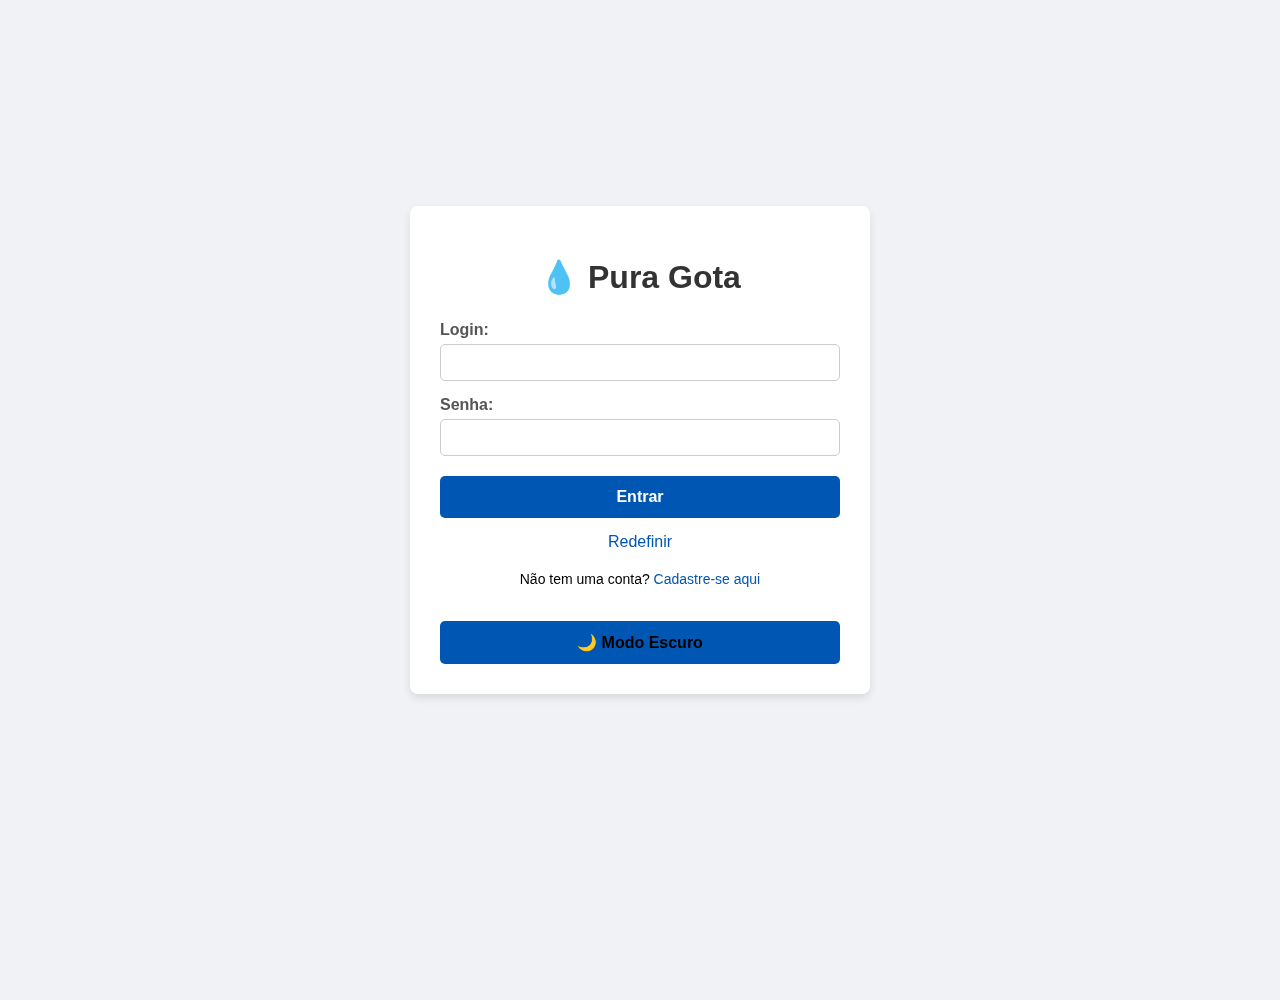
<file: index.html>
<!DOCTYPE html>
<html lang="pt-br">
<head>
    <meta charset="UTF-8">
    <meta name="viewport" content="width=device-width, initial-scale=1.0">
    <title>💧 Pura Gota</title> 
    <link rel="stylesheet" href="styles.css">
    <link rel="icon" href="data:image/svg+xml,<svg xmlns=%22http://www.w3.org/2000/svg%22 viewBox=%220 0 100 100%22><text y=%22.9em%22 font-size=%2290%22>💧</text></svg>">
</head>
<body>
    <main>
        
        <section id="cadastro" class="form-wrapper">
            <div class="form-container">
                <h2>Cadastro de Cliente</h2>
                <form action="#" id="form-cadastro"> 
                    
                    <div class="input-group">
                        <label for="nome">Nome Completo:</label>
                        <input type="text" id="nome" name="nome" placeholder="Digite seu nome completo" required>
                    </div>
                    
                    <div class="input-group">
                        <label for="endereco">Endereço de Entrega:</label>
                        <input type="text" id="endereco" name="endereco" placeholder="Rua, Número, Bairro" required>
                    </div>
                    
                    <div class="input-group">
                        <label for="telefone">Telefone para Contato:</label>
                        <input type="tel" id="telefone" name="telefone" placeholder="(XX) XXXXX-XXXX" required>
                    </div>
                    
                    <div class="input-group">
                        <label for="senha">Senha</label>
                        <input type="password" id="senha" name="senha" placeholder="Digite sua senha" required>
                    </div>
                    
                    <div class="button-container">
                        <button type="submit" class="btn btn-primary">Cadastrar</button> 
                        <a href="#login" class="btn btn-secondary">Cancelar</a>
                    </div>
                </form>
            </div>
        </section>

        <section id="login" class="form-wrapper">
            <div class="form-container">
                <h1>💧 Pura Gota</h1>
                <form action="#" id="form-login"> 
                    
                    <div class="input-group">
                        <label for="login-user">Login:</label>
                        <input type="text" id="login-user" name="login" required> 
                    </div>
                    
                    <div class="input-group">
                        <label for="login-pass">Senha:</label>
                        <input type="password" id="login-pass" name="senha" required> 
                    </div>
                    
                    <div class="button-container">
                        <button type="submit" class="btn btn-primary">Entrar</button> 
                    </div>
                    
                    <div class="redefinir-link">
                        <a href="#">Redefinir</a>
                    </div>
                </form>
                
                <div class="cadastro-link">
                    <p>Não tem uma conta? <a href="#cadastro">Cadastre-se aqui</a></p>
                </div>
            </div>
        </section>

    </main>
    <script src="script.js"></script> 
</body>
</html>
</file>
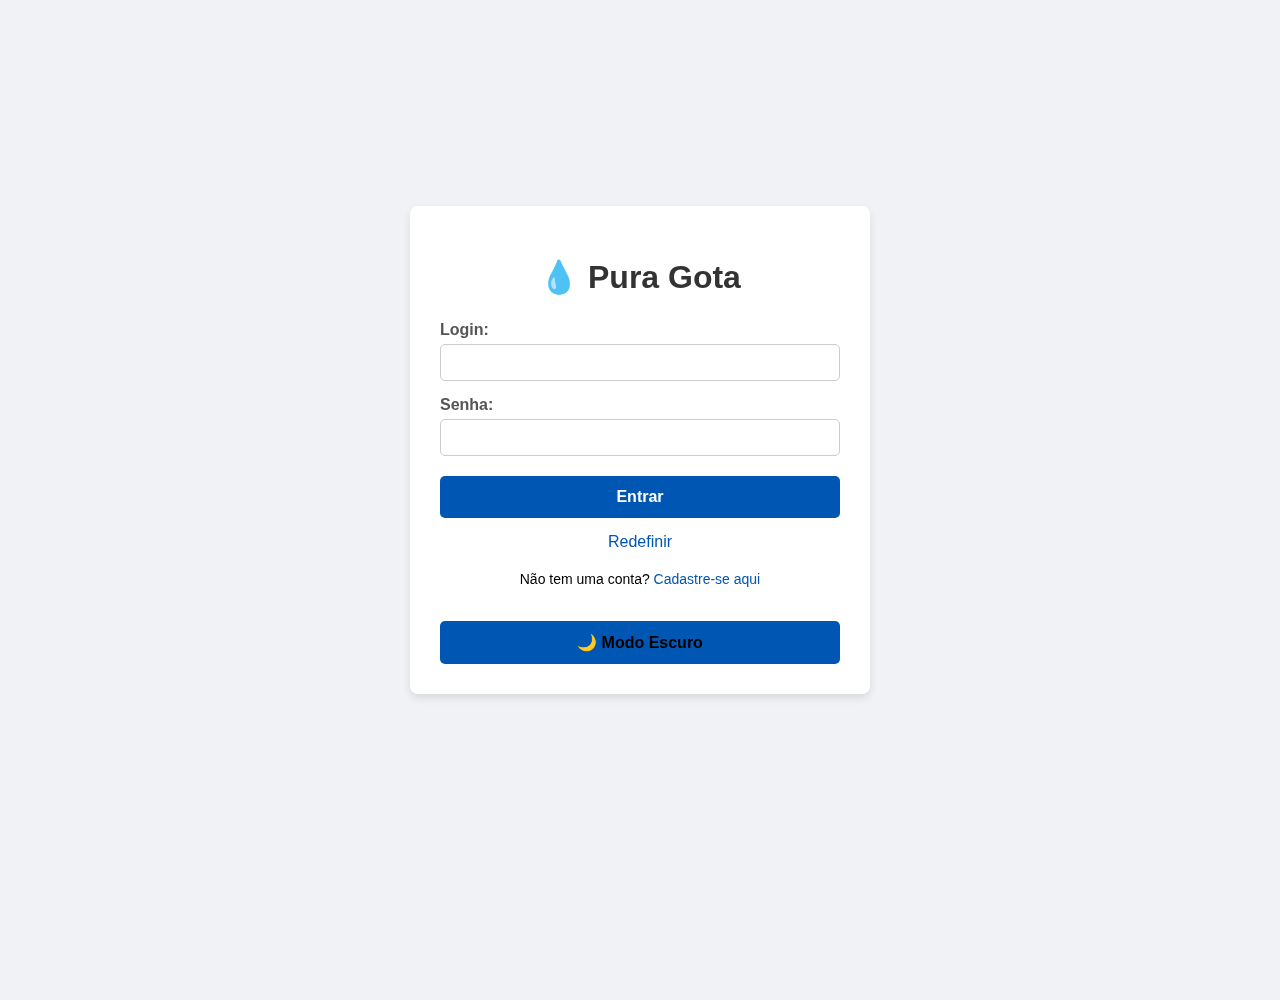
<file: comprar.html>
<!DOCTYPE html>
<html lang="pt-br">
<head>
    <meta charset="UTF-8">
    <meta name="viewport" content="width=device-width, initial-scale=1.0">
    <title>💧Pura Gota</title>
    <link rel="stylesheet" href="styles.css">
</head>
<body>

    <header>
        <h1>Pura Gota - Loja de Água</h1>
        <button id="ver-carrinho" class="btn btn-secondary">
            🛒 Carrinho (<span id="contador-carrinho">0</span>)
        </button>
        <button id="logout" class="btn btn-secondary">Sair</button>
    </header>

    <main>
        <h2>Escolha a sua água:</h2>
        
        <section id="lista-produtos" class="product-grid">
            </section>

        <div id="modal-carrinho" class="modal">
            <div class="modal-content">
                <span class="close-button">&times;</span>
                <h3>🛒 Seu Carrinho</h3>
                <ul id="itens-carrinho">
                    </ul>
                <p>Total: R$ <span id="carrinho-total">0.00</span></p>
                
                <button id="finalizar-compra" class="btn btn-primary">
                    Finalizar Compra
                </button>
                <button id="fechar-carrinho" class="btn btn-secondary">
                    Continuar Comprando
                </button>
            </div>
        </div>
    </main>

    <script src="vendas.js"></script>
</body>
</html>
</file>
<file: styles.css>
body {
    font-family: Arial, sans-serif;
    background-color: #f0f2f5;
    height: auto;
    min-height: 100vh;
    margin: 0;
    padding: 0;
    padding-top: 50px; 
    padding-bottom: 50px;
    transition: background-color 0.3s, color 0.3s;
}

main {
    width: 100%;
    max-width: 1200px;
    margin: 0 auto;
    display: flex;
    flex-direction: column;
    align-items: center;
}

.form-wrapper {
    position: fixed;
    top: 0;
    left: 0;
    width: 100%;
    height: 100%;
    display: flex;
    justify-content: center;
    align-items: center;
    z-index: 500;
}

#cadastro {
    display: none;
    position: static;
    transform: none;
}

#cadastro:target {
    display: flex;
}

#cadastro:target + #login {
    display: none; 
}

.form-container {
    background-color: #ffffff;
    padding: 30px;
    border-radius: 8px;
    box-shadow: 0 4px 8px rgba(0, 0, 0, 0.1);
    width: 100%;
    max-width: 400px;
    text-align: center;
    transition: background-color 0.3s, box-shadow 0.3s;
}

h1, h2 {
    color: #333;
    margin-bottom: 25px;
    transition: color 0.3s;
}

.input-group {
    margin-bottom: 15px;
    text-align: left;
}

.input-group label {
    display: block;
    margin-bottom: 5px;
    color: #555;
    font-weight: bold;
    transition: color 0.3s;
}

.input-group input,
.input-group select {
    width: 100%;
    padding: 10px;
    border: 1px solid #ccc;
    border-radius: 5px;
    box-sizing: border-box;
    transition: background-color 0.3s, border-color 0.3s, color 0.3s;
}

.button-container {
    display: flex;
    justify-content: space-between;
    gap: 10px; 
    margin-top: 20px;
}

.btn {
    width: 100%;
    padding: 12px;
    border: none;
    border-radius: 5px;
    font-size: 16px;
    font-weight: bold;
    cursor: pointer;
    text-align: center;
    text-decoration: none;
    transition: background-color 0.3s, color 0.3s, border-color 0.3s;
}

.btn-primary {
    background-color: #0056b3;
    color: white;
}

.btn-primary:hover {
    background-color: #004494;
}

.btn-secondary {
    background-color: #ffffff;
    color: #0056b3;
    border: 1px solid #0056b3;
}

.btn-secondary:hover {
    background-color: #f2f2f2;
}

.btn-toggle-mode {
    margin-top: 20px !important; 
    width: 100% !important; 
}

.redefinir-link {
    margin-top: 15px;
}

.redefinir-link a,
.cadastro-link a {
    color: #0056b3;
    text-decoration: none;
    transition: color 0.3s;
}

.redefinir-link a:hover,
.cadastro-link a:hover {
    text-decoration: underline;
}

.cadastro-link {
    margin-top: 20px;
    font-size: 14px;
}

main {
    padding: 0 20px;
    padding-top: 80px;
}

header {
    background-color: #ffffff;
    padding: 15px 20px;
    box-shadow: 0 2px 4px rgba(0, 0, 0, 0.1);
    position: fixed;
    top: 0;
    left: 0;
    width: 100%;
    z-index: 1000;
    display: flex;
    justify-content: space-between;
    align-items: center;
    transition: background-color 0.3s, box-shadow 0.3s;
}

header h1 {
    margin: 0;
    color: #0056b3;
    font-size: 24px;
}

header .btn-secondary {
    margin-left: 10px;
    width: auto;
    padding: 8px 15px;
    font-size: 14px;
}

.product-grid {
    display: grid;
    grid-template-columns: repeat(auto-fit, minmax(250px, 1fr));
    gap: 25px;
    margin-top: 30px;
    width: 100%;
}

.produto-card {
    background-color: #ffffff;
    padding: 20px;
    border-radius: 8px;
    box-shadow: 0 2px 5px rgba(0, 0, 0, 0.1);
    text-align: center;
    transition: transform 0.2s, background-color 0.3s, box-shadow 0.3s;
}

.produto-card:hover {
    transform: translateY(-5px);
    box-shadow: 0 6px 10px rgba(0, 0, 0, 0.15);
}

.produto-card h4 {
    margin: 10px 0 5px 0;
    color: #333;
}

.produto-card p {
    font-size: 1.2em;
    font-weight: bold;
    color: #0056b3;
    margin-bottom: 15px;
}

.produto-card .product-icon {
    width: 80px;
    height: 80px;
    color: #0056b3; 
    margin-bottom: 10px;
}

.modal {
    display: none; 
    position: fixed;
    z-index: 2000; 
    left: 0;
    top: 0;
    width: 100%;
    height: 100%;
    overflow: auto;
    background-color: rgba(0,0,0,0.4); 
}

.modal-content {
    background-color: #fefefe;
    margin: 10% auto; 
    padding: 20px;
    border-radius: 10px;
    width: 90%; 
    max-width: 500px;
    box-shadow: 0 5px 15px rgba(0,0,0,0.3);
    position: relative;
}

.close-button {
    color: #aaa;
    float: right;
    font-size: 28px;
    font-weight: bold;
    cursor: pointer;
}

.close-button:hover,
.close-button:focus {
    color: #333;
    text-decoration: none;
}

#itens-carrinho {
    list-style: none;
    padding: 0;
    text-align: left;
    margin-bottom: 20px;
}

#itens-carrinho li {
    padding: 10px 0;
    border-bottom: 1px dashed #eee;
    display: flex;
    justify-content: space-between;
    align-items: center;
    flex-wrap: wrap;
}

#itens-carrinho li .sub-total {
    font-weight: bold;
    margin-left: auto;
}

#itens-carrinho li:last-child {
    border-bottom: none;
}

.remover-item {
    background-color: #dc3545;
    color: white;
    border: none;
    padding: 5px 10px;
    border-radius: 5px;
    cursor: pointer;
    font-size: 12px;
    margin-right: 10px;
}

body.dark-mode {
    background-color: #121212; 
}

body.dark-mode .form-container,
body.dark-mode .produto-card {
    background-color: #1e1e1e; 
    box-shadow: 0 4px 12px rgba(255, 255, 255, 0.1); 
}

body.dark-mode h1,
body.dark-mode h2,
body.dark-mode label,
body.dark-mode p,
body.dark-mode .produto-card h4 {
    color: #e0e0e0; 
}

body.dark-mode .produto-card .product-icon {
    color: #007bff;
}

body.dark-mode .input-group input,
body.dark-mode .input-group select {
    background-color: #2c2c2c; 
    border-color: #444; 
    color: #f0f0f0; 
}

body.dark-mode .btn-primary {
    background-color: #007bff; 
}

body.dark-mode .btn-secondary {
    background-color: #1e1e1e;
    color: #007bff;
    border: 1px solid #007bff;
}

body.dark-mode .btn-secondary:hover {
    background-color: #333;
}

body.dark-mode .redefinir-link a,
body.dark-mode .cadastro-link a {
    color: #007bff;
}

body.dark-mode header {
    background-color: #1e1e1e;
    box-shadow: 0 2px 4px rgba(255, 255, 255, 0.1);
}

body.dark-mode header h1 {
    color: #007bff;
}

body.dark-mode .modal-content {
    background-color: #2c2c2c;
}

body.dark-mode #itens-carrinho li {
    color: #e0e0e0;
    border-bottom: 1px dashed #444;
}
</file>
